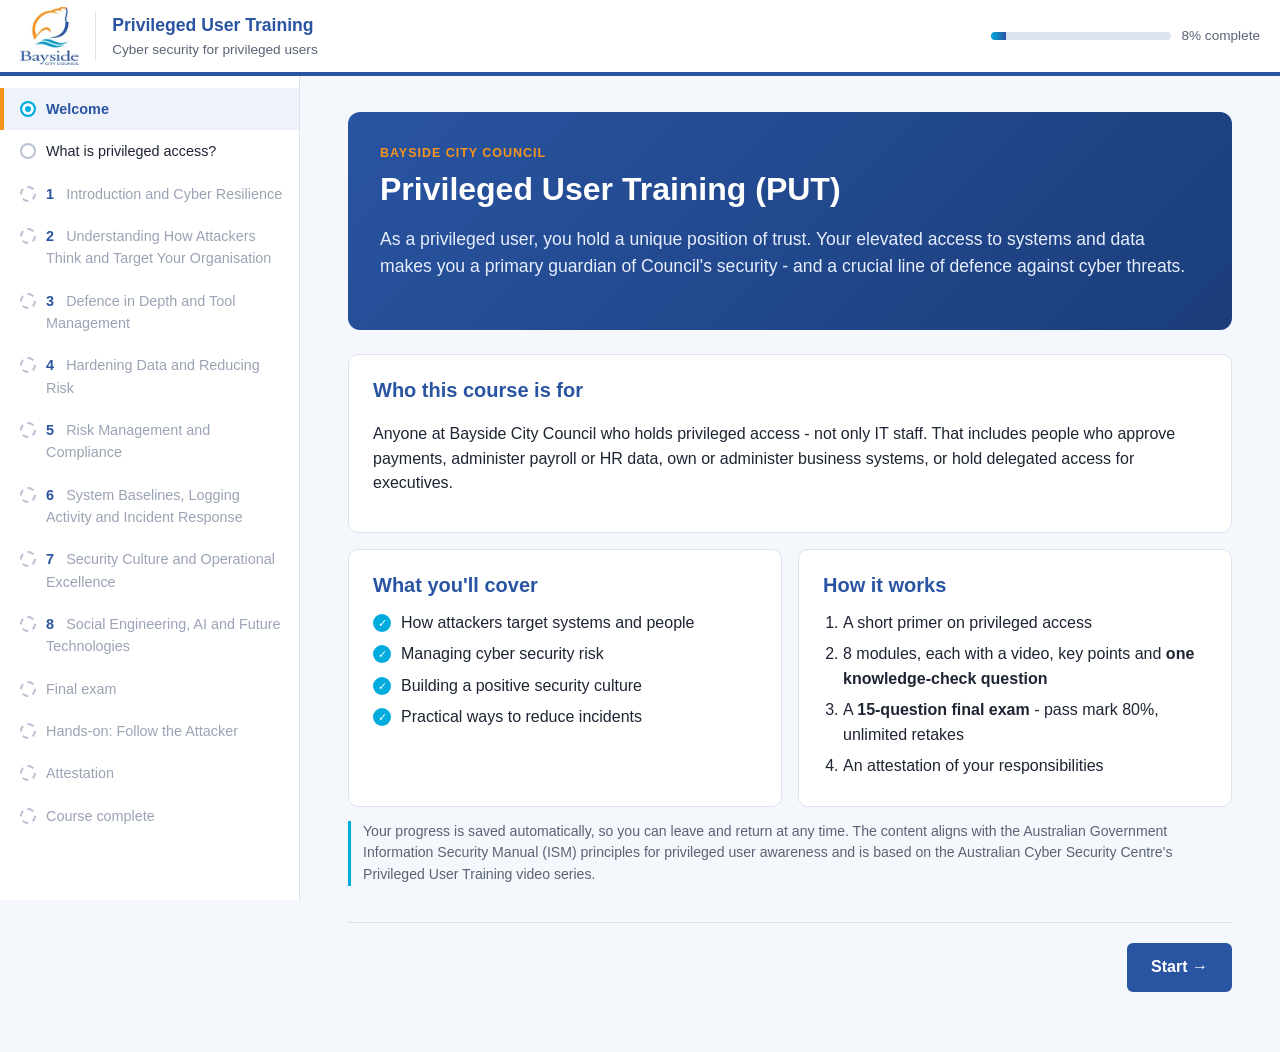
<file: index.html>
<!DOCTYPE html>
<html lang="en-AU">
<head>
<meta charset="utf-8">
<meta name="viewport" content="width=device-width, initial-scale=1">
<title>Privileged User Training (PUT) | Bayside City Council</title>
<link rel="stylesheet" href="style.css">
</head>
<body>
<header class="topbar">
  <button id="menu-btn" class="menu-btn" aria-controls="sidebar" aria-expanded="false" aria-label="Course menu">&#9776;</button>
  <img src="assets/bayside-logo.jpg" alt="Bayside City Council" class="logo">
  <div class="topbar-title"><strong>Privileged User Training</strong><span>Cyber security for privileged users</span></div>
  <div class="progress" aria-hidden="true"><div class="progress-bar"><div id="progress-fill"></div></div><span id="progress-text">0% complete</span></div>
</header>
<div class="layout">
  <nav id="sidebar" class="sidebar" aria-label="Course contents"><div id="nav"></div></nav>
  <main id="content" class="content" tabindex="-1"></main>
</div>
<script src="content.js"></script>
<script src="app.js"></script>
</body>
</html>
</file>
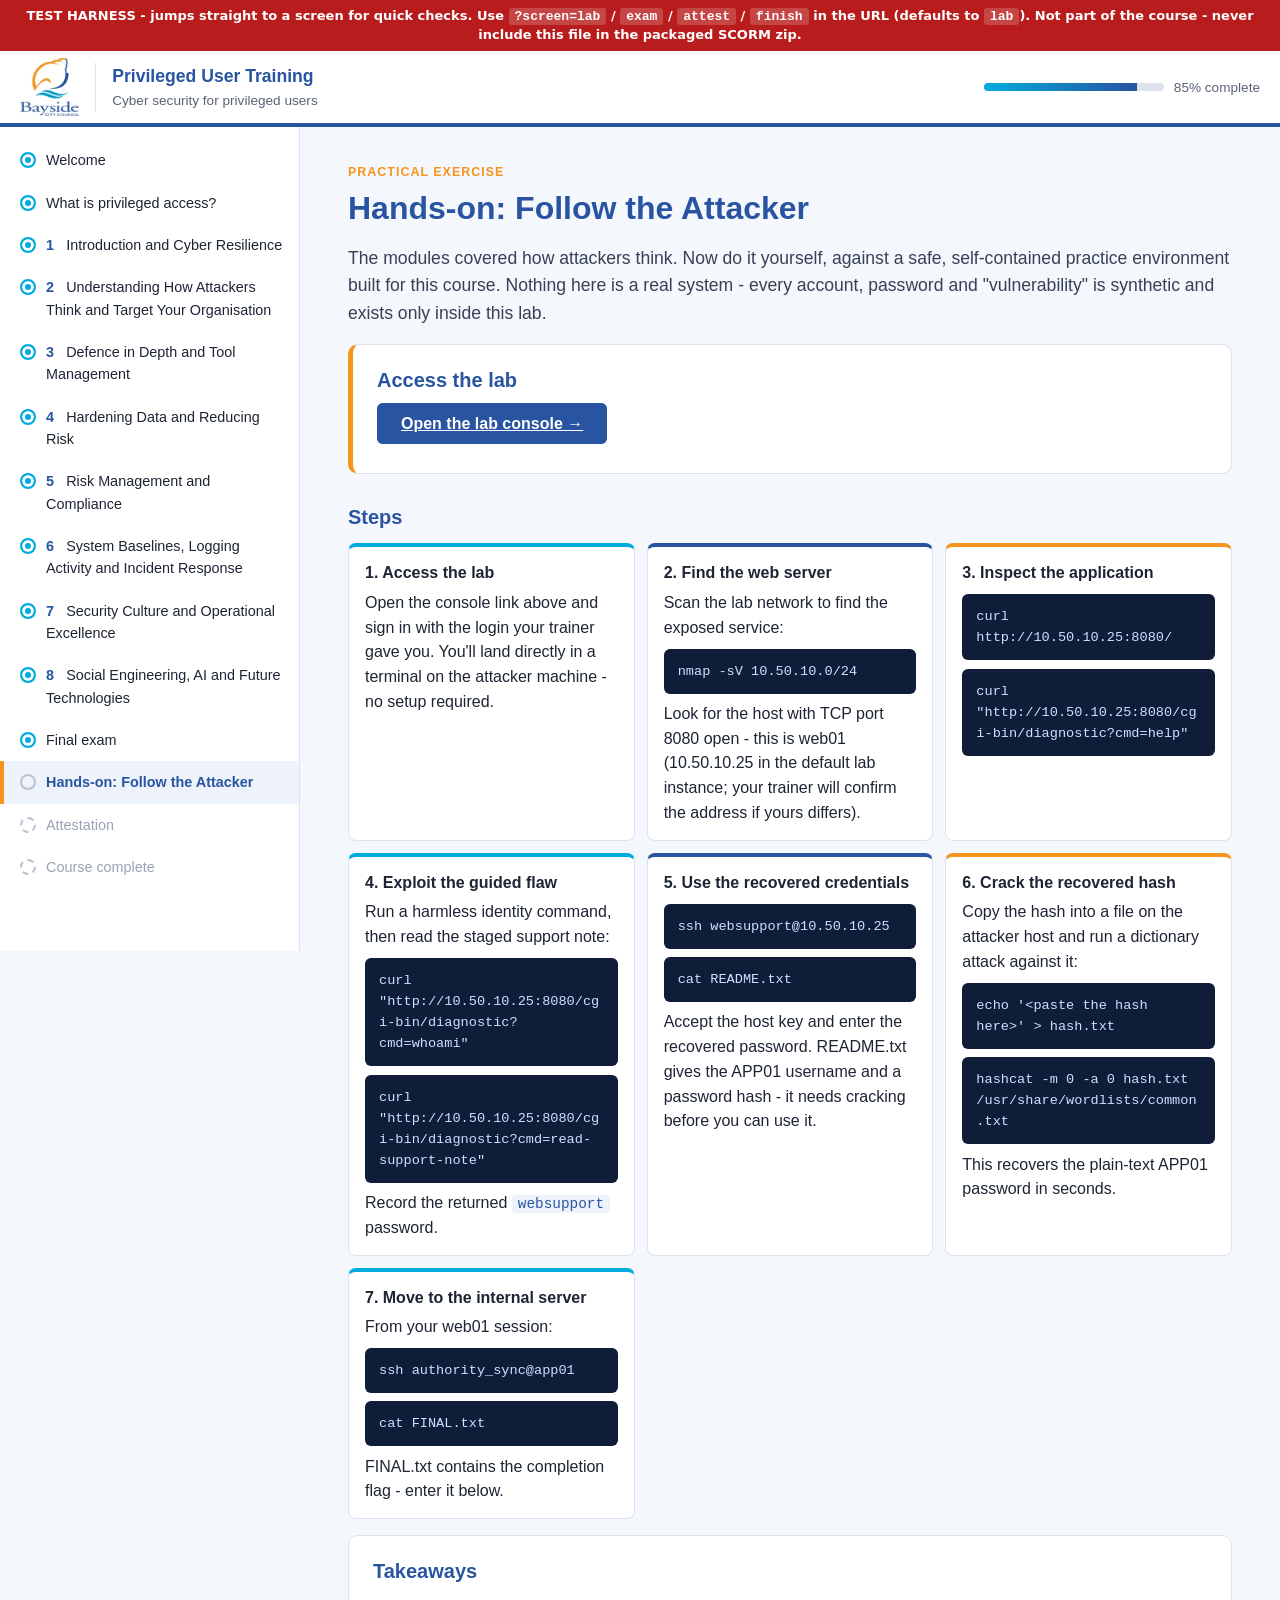
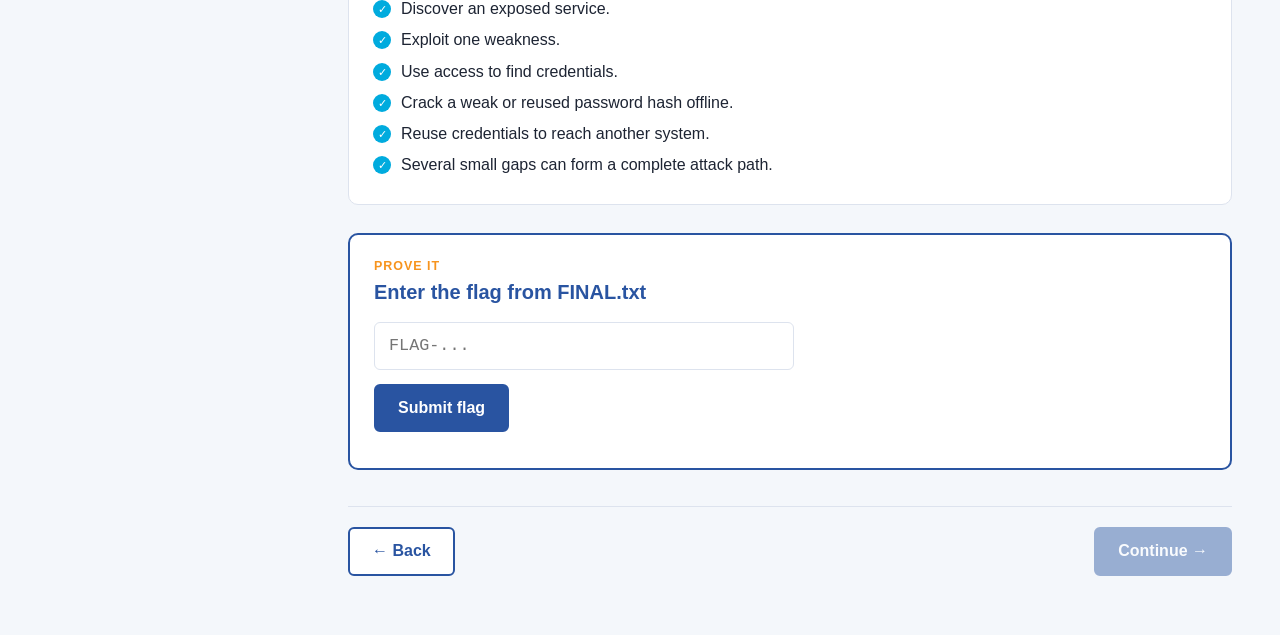
<file: test-lab.html>
<!DOCTYPE html>
<html lang="en-AU">
<head>
<meta charset="utf-8">
<meta name="viewport" content="width=device-width, initial-scale=1">
<title>TEST HARNESS | Privileged User Training</title>
<link rel="stylesheet" href="style.css">
<style>
  #dev-banner{position:sticky;top:0;z-index:999;background:#b91c1c;color:#fff;
    font:600 13px/1.4 system-ui,sans-serif;text-align:center;padding:7px 10px}
  #dev-banner code{background:rgba(255,255,255,.18);padding:1px 6px;border-radius:3px}
</style>
</head>
<body>
<div id="dev-banner">TEST HARNESS - jumps straight to a screen for quick checks.
  Use <code>?screen=lab</code> / <code>exam</code> / <code>attest</code> / <code>finish</code> in the URL
  (defaults to <code>lab</code>). Not part of the course - never include this file in the packaged SCORM zip.</div>
<header class="topbar">
  <button id="menu-btn" class="menu-btn" aria-controls="sidebar" aria-expanded="false" aria-label="Course menu">&#9776;</button>
  <img src="assets/bayside-logo.jpg" alt="Bayside City Council" class="logo">
  <div class="topbar-title"><strong>Privileged User Training</strong><span>Cyber security for privileged users</span></div>
  <div class="progress" aria-hidden="true"><div class="progress-bar"><div id="progress-fill"></div></div><span id="progress-text">0% complete</span></div>
</header>
<div class="layout">
  <nav id="sidebar" class="sidebar" aria-label="Course contents"><div id="nav"></div></nav>
  <main id="content" class="content" tabindex="-1"></main>
</div>
<script src="content.js"></script>
<script>
  // Seed a clean, fully-repeatable state so the app lands directly on the
  // requested screen every time this file is opened - no manual click-through
  // needed. Re-run with a different ?screen= value, or delete
  // localStorage["put_bayside_state"] to go back to a real cold start.
  (function () {
    var target = new URLSearchParams(location.search).get("screen") || "lab";
    var order = { welcome: 0, primer: 1, exam: 10, lab: 11, attest: 12, finish: 13 };
    var screenIndex = order.hasOwnProperty(target) ? order[target] : 11;

    var done = { welcome: true, primer: true };
    MODULES.forEach(function (m) { done[m.id] = true; });

    var seeded = {
      done: done,
      screen: screenIndex,
      best: 100,
      passed: screenIndex >= 10,
      labDone: screenIndex >= 12,
      attested: screenIndex >= 13,
      attempts: 1
    };
    localStorage.setItem("put_bayside_state", JSON.stringify(seeded));
  })();
</script>
<script src="app.js"></script>
</body>
</html>
</file>
<file: style.css>
:root{--blue:#2954A1;--orange:#F7941E;--cyan:#00ABDE;--ink:#1d2433;--muted:#5a6376;--bg:#f4f7fb;--line:#dde3ee;--ok:#1e7d45;--bad:#b3261e}
*{box-sizing:border-box}
html,body{margin:0;height:100%}
body{font-family:"Segoe UI",Arial,Helvetica,sans-serif;color:var(--ink);background:var(--bg);font-size:16px;line-height:1.55}
.topbar{position:sticky;top:0;z-index:5;display:flex;align-items:center;gap:16px;background:#fff;border-bottom:4px solid var(--blue);padding:8px 20px;height:76px}
.logo{height:58px;width:auto}
.topbar-title{display:flex;flex-direction:column;border-left:1px solid var(--line);padding-left:16px}
.topbar-title strong{color:var(--blue);font-size:1.1rem}
.topbar-title span{color:var(--muted);font-size:.85rem}
.progress{margin-left:auto;display:flex;align-items:center;gap:10px;font-size:.85rem;color:var(--muted)}
.progress-bar{width:180px;height:8px;background:var(--line);border-radius:4px;overflow:hidden}
#progress-fill{height:100%;width:0;background:linear-gradient(90deg,var(--cyan),var(--blue));transition:width .4s}
.menu-btn{display:none;font-size:1.4rem;background:none;border:0;color:var(--blue);cursor:pointer}
.layout{display:flex;min-height:calc(100vh - 76px)}
.sidebar{width:300px;flex-shrink:0;background:#fff;border-right:1px solid var(--line);padding:12px 0;overflow-y:auto;position:sticky;top:76px;height:calc(100vh - 76px)}
.nav-item{display:flex;align-items:flex-start;gap:10px;width:100%;text-align:left;background:none;border:0;border-left:4px solid transparent;padding:10px 16px;font:inherit;font-size:.9rem;color:var(--ink);cursor:pointer}
.nav-item:hover:not(:disabled){background:#eef3fb}
.nav-item.active{border-left-color:var(--orange);background:#eef3fb;font-weight:600;color:var(--blue)}
.nav-item.locked{color:#9aa3b5;cursor:not-allowed}
.nav-status{width:16px;height:16px;border-radius:50%;border:2px solid #b9c2d3;flex-shrink:0;margin-top:3px}
.nav-item.complete .nav-status{background:var(--cyan);border-color:var(--cyan);box-shadow:inset 0 0 0 3px #fff}
.nav-item.locked .nav-status{border-style:dashed}
.nav-num{display:inline-block;min-width:1.4em;color:var(--blue);font-weight:700}
.content{flex:1;min-width:0;padding:36px 48px 60px;max-width:1000px;outline:none}
h1{color:var(--blue);font-size:2rem;line-height:1.2;margin:.2em 0 .4em}
h2{color:var(--blue);font-size:1.25rem;margin:1.4em 0 .5em}
.card h2,.check h2,.role h3,.point h3{margin-top:0}
h3{font-size:1rem;margin:0 0 .3em;color:var(--ink)}
.eyebrow{text-transform:uppercase;letter-spacing:.08em;font-size:.78rem;font-weight:700;color:var(--orange);margin:0}
.lead{font-size:1.1rem;color:#374056}
.note{font-size:.88rem;color:var(--muted);border-left:3px solid var(--cyan);padding-left:12px}
.hero{background:linear-gradient(135deg,var(--blue),#1b3d7a);color:#fff;border-radius:12px;padding:32px;margin-bottom:24px}
.hero h1{color:#fff}.hero .lead{color:#e6eefc}.hero .eyebrow{color:var(--orange)}
.card{background:#fff;border:1px solid var(--line);border-radius:10px;padding:20px 24px;margin:16px 0}
.card.accent{border-left:5px solid var(--orange)}
.grid2{display:grid;grid-template-columns:1fr 1fr;gap:16px}
.grid2 .card{margin:0}
ul.ticks{list-style:none;padding:0;margin:0}
ul.ticks li{padding-left:28px;position:relative;margin:.4em 0}
ul.ticks li:before{content:"\2713";position:absolute;left:0;color:#fff;background:var(--cyan);width:18px;height:18px;border-radius:50%;font-size:.7rem;text-align:center;line-height:18px;top:3px}
ol.steps{margin:0;padding-left:20px}ol.steps li{margin:.4em 0}
.roles{display:grid;grid-template-columns:repeat(auto-fill,minmax(260px,1fr));gap:12px}
.role,.point,.contact{background:#fff;border:1px solid var(--line);border-top:4px solid var(--cyan);border-radius:8px;padding:14px 16px}
.role p,.point p,.contact p{margin:0;font-size:.93rem}
.points{display:grid;grid-template-columns:repeat(auto-fill,minmax(280px,1fr));gap:12px}
.point:nth-child(3n+2){border-top-color:var(--blue)}.point:nth-child(3n){border-top-color:var(--orange)}
.video{position:relative;padding-top:56.25%;background:#0f1d38;border-radius:10px;overflow:hidden;margin:20px 0}
.video iframe{position:absolute;inset:0;width:100%;height:100%;border:0}
.video.placeholder>div{position:absolute;inset:0;display:flex;flex-direction:column;align-items:center;justify-content:center;color:#cfe0ff;text-align:center;border:3px dashed var(--orange);border-radius:10px}
.play{font-size:2.4rem;color:var(--orange);margin-bottom:6px}.small{font-size:.85rem;opacity:.8}
.check{background:#fff;border:2px solid var(--blue);border-radius:10px;padding:22px 24px;margin:28px 0}
fieldset{border:0;margin:0;padding:0}
.q{background:#fff;border:1px solid var(--line);border-radius:10px;padding:18px 20px;margin:0 0 16px}
.q legend{font-weight:600;padding:0;margin-bottom:10px;display:flex;gap:10px}
.qn{background:var(--blue);color:#fff;border-radius:50%;min-width:26px;height:26px;display:inline-flex;align-items:center;justify-content:center;font-size:.85rem}
.opt{display:flex;gap:10px;align-items:flex-start;padding:10px 12px;border:1px solid var(--line);border-radius:8px;margin:8px 0;cursor:pointer;background:#fff}
.opt:hover{border-color:var(--cyan);background:#f2fbfe}
.opt input{margin-top:4px;accent-color:var(--blue);width:18px;height:18px;flex-shrink:0}
.btn{font:inherit;font-weight:600;border-radius:6px;padding:10px 22px;cursor:pointer;border:2px solid var(--blue)}
.btn-primary{background:var(--blue);color:#fff}.btn-primary:hover:not(:disabled){background:#1f437f}
.btn-secondary{background:#fff;color:var(--blue)}
.btn:disabled{opacity:.45;cursor:not-allowed}
.btn:focus-visible,.nav-item:focus-visible,.opt:focus-within{outline:3px solid var(--orange);outline-offset:2px}
.feedback{margin-top:14px;padding:0;border-radius:8px}
.feedback.ok,.feedback.bad,.feedback.warn{padding:12px 16px}
.feedback.ok{background:#e7f5ec;color:var(--ok);border-left:5px solid var(--ok)}
.feedback.bad{background:#fdecea;color:var(--bad);border-left:5px solid var(--bad)}
.feedback.warn{background:#fff4e5;color:#8a4b00;border-left:5px solid var(--orange)}
.footer-nav{display:flex;justify-content:space-between;align-items:center;margin-top:36px;padding-top:20px;border-top:1px solid var(--line)}
.score{display:inline-flex;flex-direction:column;align-items:center;justify-content:center;width:160px;height:160px;border-radius:50%;margin:10px 0 20px;color:#fff}
.score span{font-size:2.6rem;font-weight:700}.score.pass{background:var(--ok)}.score.fail{background:var(--bad)}
.contacts{display:grid;grid-template-columns:repeat(auto-fill,minmax(240px,1fr));gap:12px}
.contact a{color:var(--blue);font-weight:600;word-break:break-all}
.sr{position:absolute;width:1px;height:1px;overflow:hidden;clip:rect(0 0 0 0)}
.point pre,.card pre{background:#0f1d38;color:#cfe0ff;border-radius:6px;padding:12px 14px;overflow-x:auto;font-family:Consolas,Monaco,monospace;font-size:.85rem;margin:.6em 0;white-space:pre-wrap;word-break:break-word}
.point code,.card code,.lead code{background:#eef3fb;color:var(--blue);border-radius:4px;padding:1px 6px;font-family:Consolas,Monaco,monospace;font-size:.9em}
.flag-input{display:block;font:inherit;font-family:Consolas,Monaco,monospace;font-size:1.05rem;padding:10px 14px;border:1px solid var(--line);border-radius:6px;width:100%;max-width:420px;margin:14px 0}
.flag-input:focus-visible{outline:3px solid var(--orange);outline-offset:2px}
.flag-input:disabled{background:#e7f5ec;color:var(--ok);font-weight:700;border-color:var(--ok)}
@media (max-width:860px){
 .menu-btn{display:block}.progress{display:none}.topbar{gap:10px;padding:8px 12px}.logo{height:48px}.topbar-title span{display:none}
 .sidebar{position:fixed;left:-310px;top:76px;z-index:4;transition:left .25s;box-shadow:2px 0 12px rgba(0,0,0,.15)}
 body.menu-open .sidebar{left:0}
 .content{padding:24px 18px 48px}.grid2{grid-template-columns:1fr}
}
</file>
